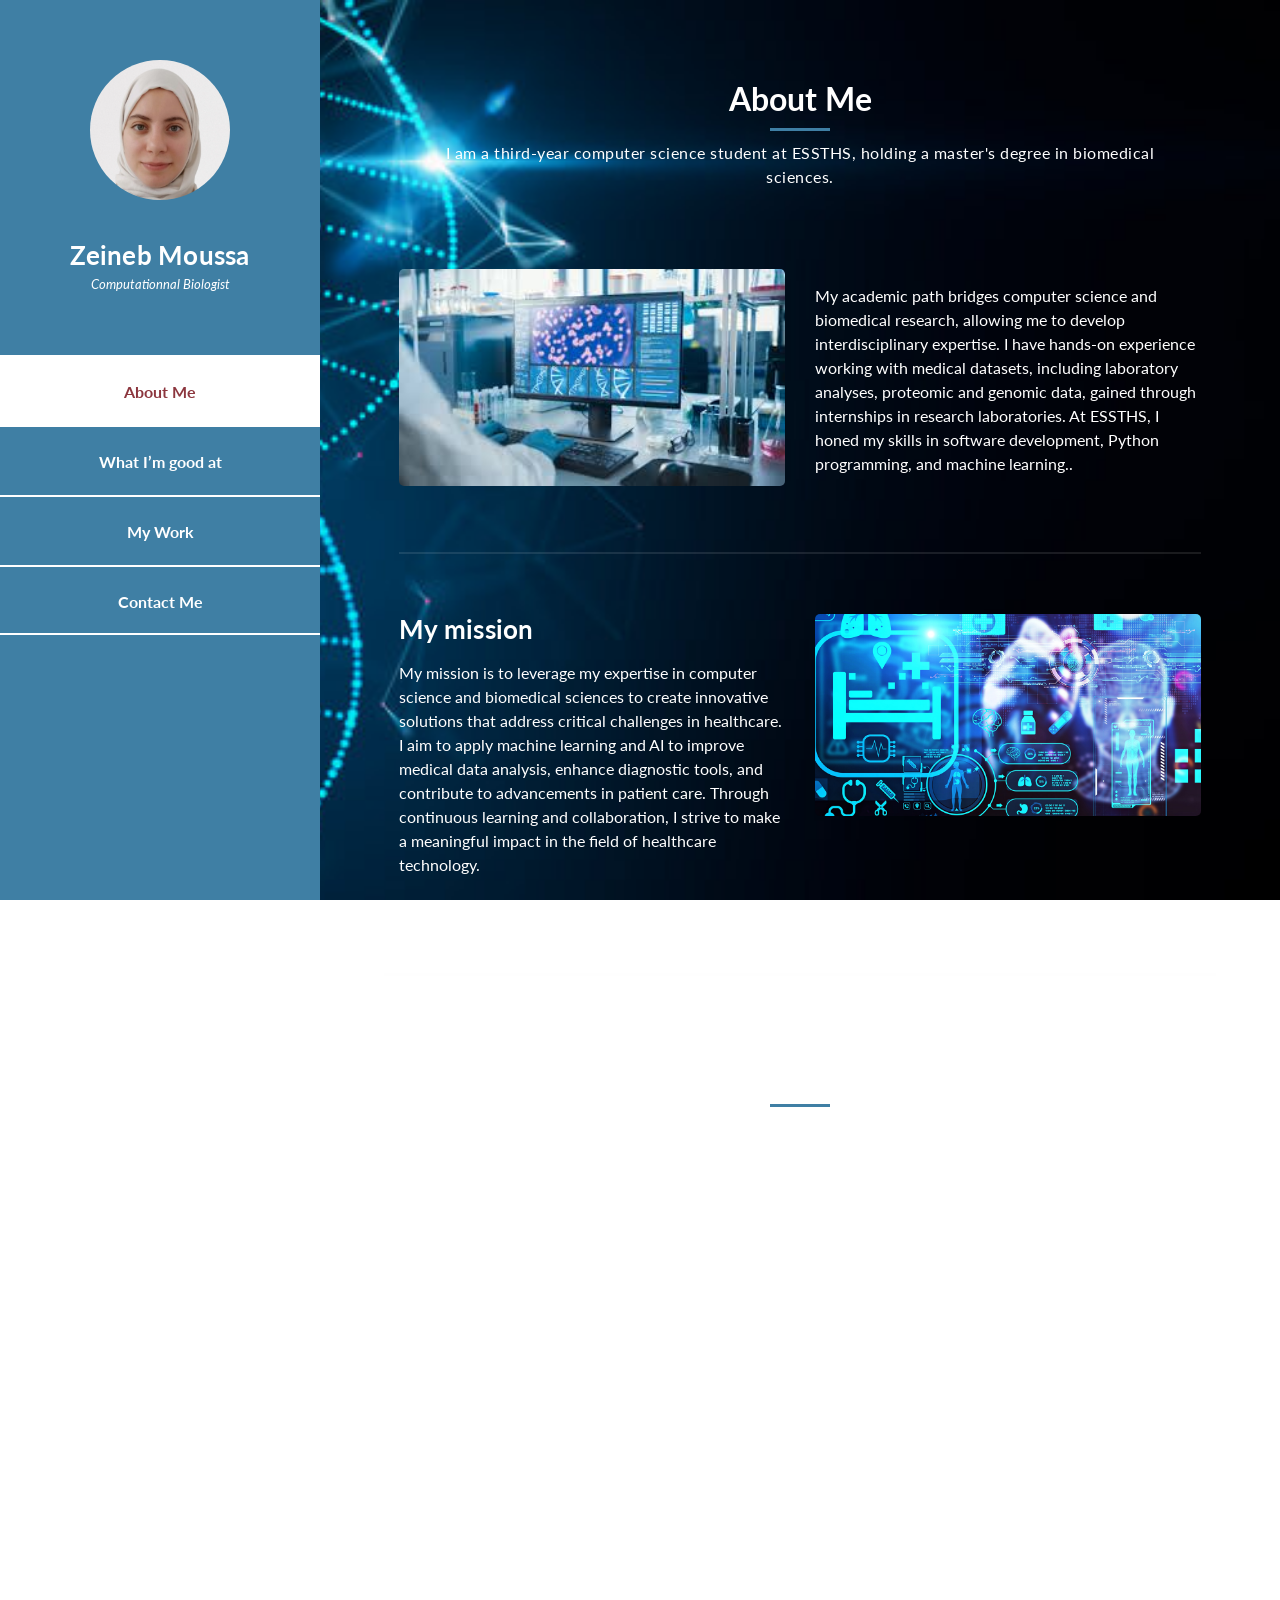
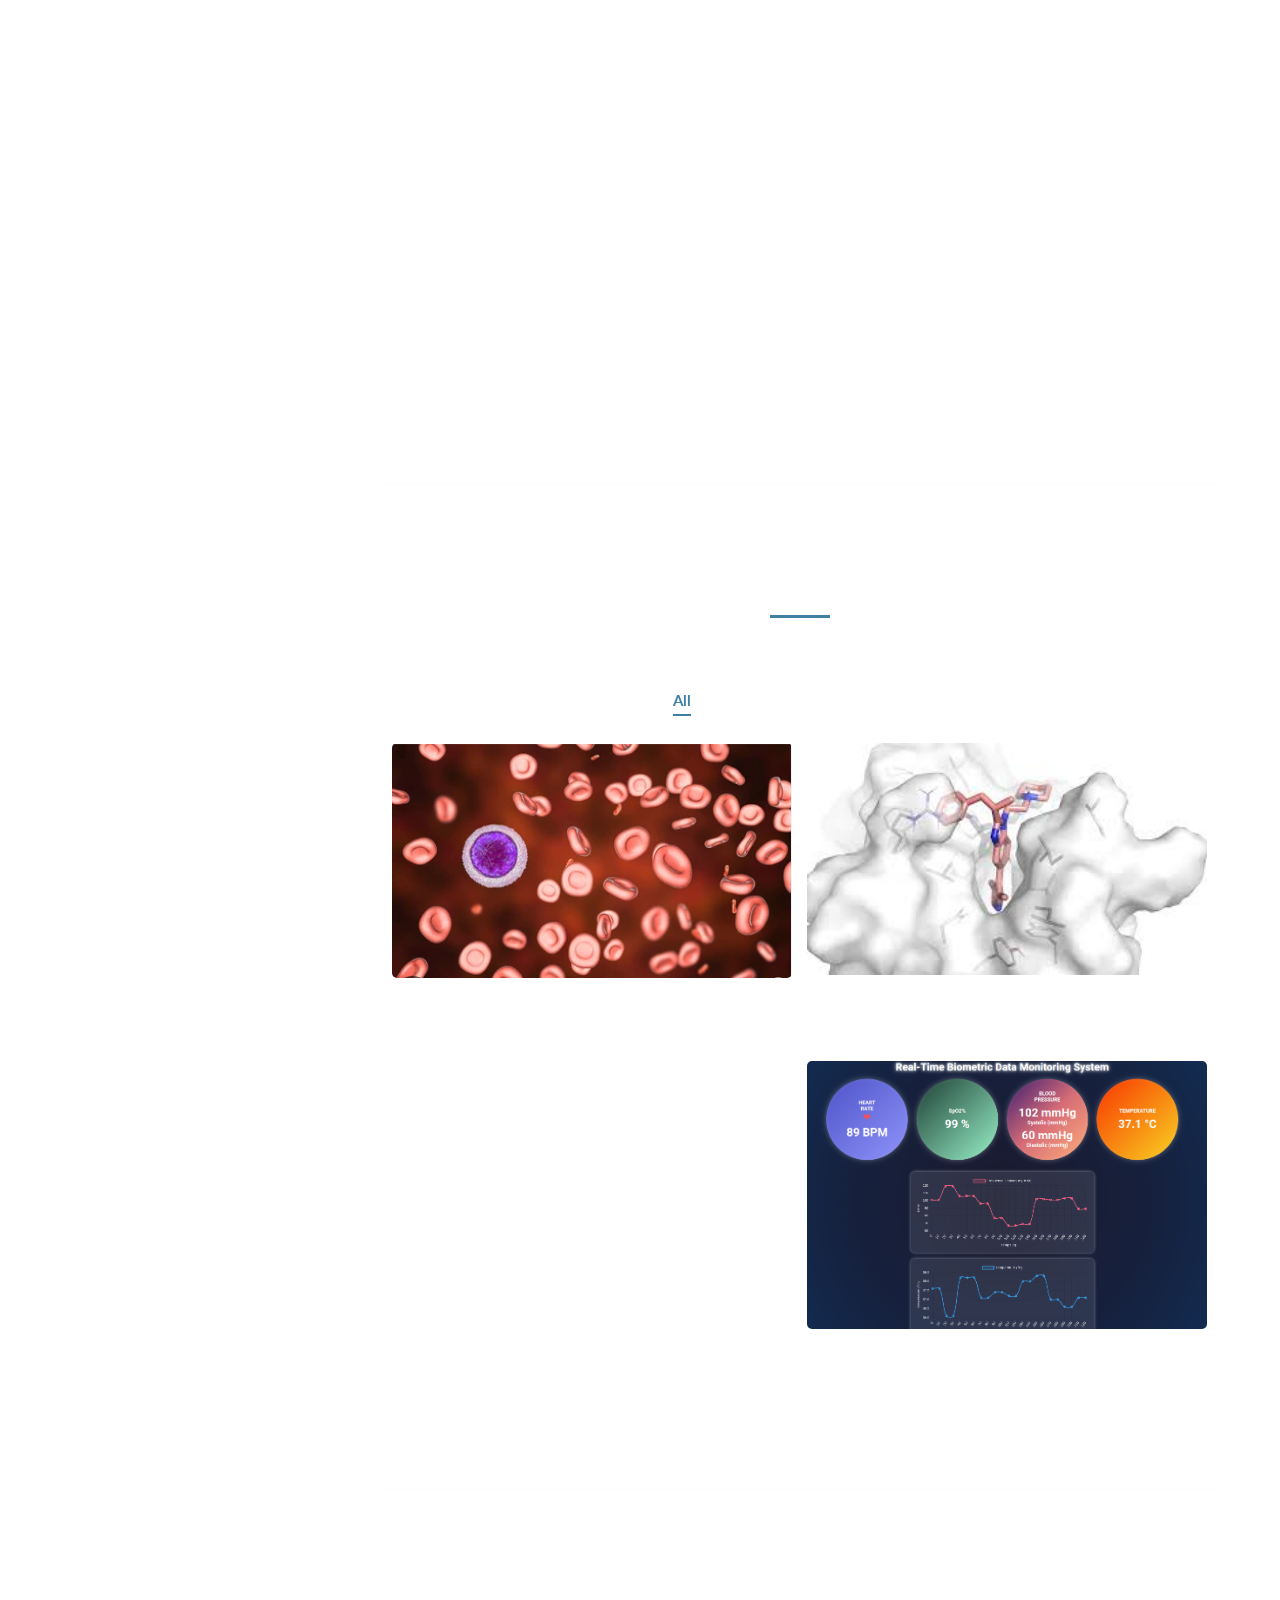
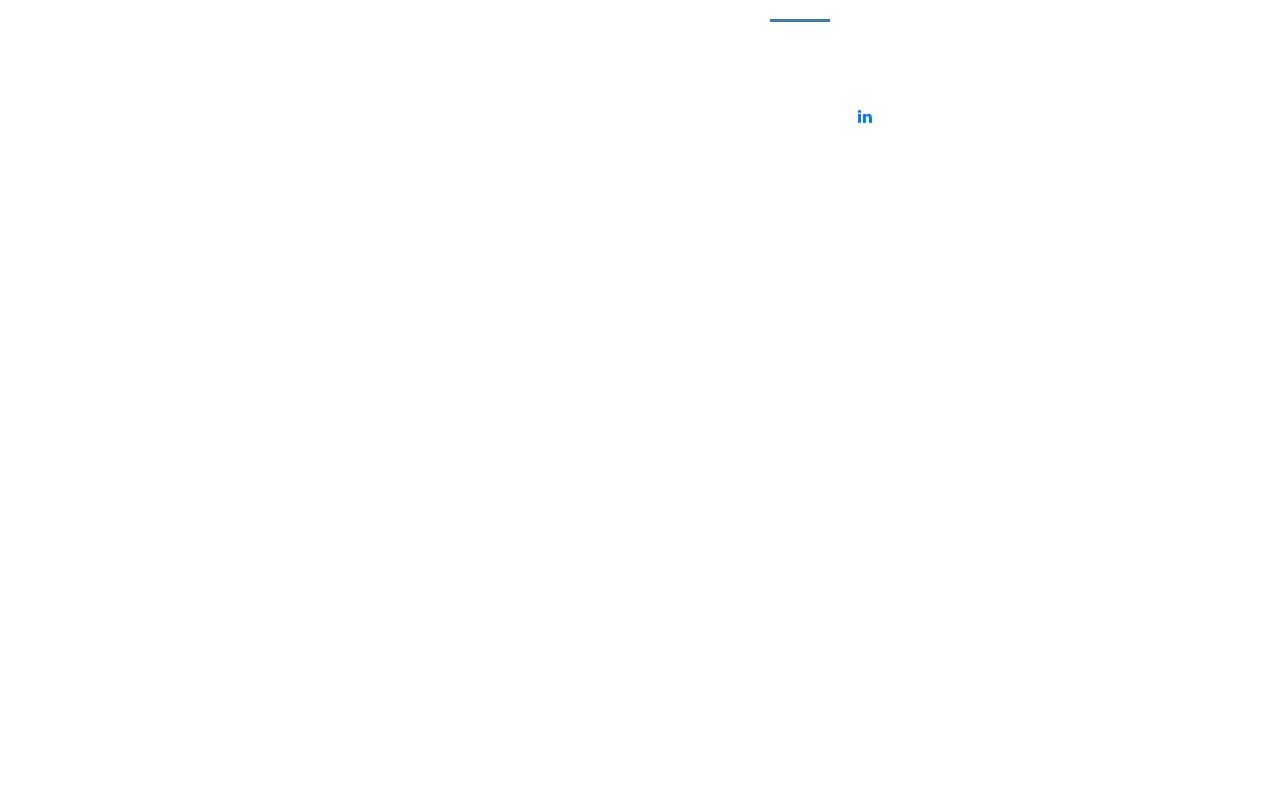
<file: index.html>
<!DOCTYPE html>
<html lang="en">
  <head>
    <meta charset="utf-8" />
    <meta
      name="viewport"
      content="width=device-width, initial-scale=1, shrink-to-fit=no"
    />
    <meta name="description" content="" />
    <meta name="author" content="" />
    <link
      href="https://fonts.googleapis.com/css?family=Lato:100,300,400,700,900"
      rel="stylesheet"
    />

    <title>Zeineb Moussa</title>

    <!-- Bootstrap core CSS -->
    <link href="vendor/bootstrap/css/bootstrap.min.css" rel="stylesheet" />

    <!-- Additional CSS Files -->
    <link rel="stylesheet" href="assets/css/fontawesome.css" />
    <link rel="stylesheet" href="assets/css/templatemo-style.css" />
    <link rel="stylesheet" href="assets/css/owl.css" />
    <link rel="stylesheet" href="assets/css/lightbox.css" />
  </head>

  <body>
    <div id="page-wraper">
      <!-- Sidebar Menu -->
      <div class="responsive-nav">
        <i class="fa fa-bars" id="menu-toggle"></i>
        <div id="menu" class="menu">
          <i class="fa fa-times" id="menu-close"></i>
          <div class="container">
            <div class="image">
              <a href="#"><img src="assets/images/photo.png" alt="" /></a>
            </div>
            <div class="author-content">
              <h4>Zeineb Moussa</h4>
              <span>Computationnal Biologist</span>
            </div>
            <nav class="main-nav" role="navigation">
              <ul class="main-menu">
                <li><a href="#section1">About Me</a></li>
                <li><a href="#section2">What I’m good at</a></li>
                <li><a href="#section3">My Work</a></li>
                <li><a href="#section4">Contact Me</a></li>
              </ul>
            </nav>
            
          </div>
        </div>
      </div>

      <section class="section about-me" data-section="section1">
        <div class="container">
          <div class="section-heading">
            <h2>About Me</h2>
            <div class="line-dec"></div>
            <span>I am a third-year computer science student at ESSTHS, holding a master's degree in biomedical sciences.</span
            >
          </div>
          <div class="left-image-post">
            <div class="row">
              <div class="col-md-6">
                <div class="left-image">
                  <img src="assets/images/left-image.jpeg" alt="" />
                </div>
              </div>
              <div class="col-md-6">
                <div class="right-text">
                  <p>
                    My academic path bridges computer science and biomedical research, allowing me to develop interdisciplinary expertise. 
                    I have hands-on experience working with medical datasets, including laboratory analyses, proteomic and genomic data,
                     gained through internships in research laboratories. 
                     At ESSTHS, I honed my skills in software development, Python programming, and machine learning..
                  </p>
                  
                </div>
              </div>
            </div>
          </div>
          <div class="right-image-post">
            <div class="row">
              <div class="col-md-6">
                <div class="left-text">
                  <h4>My mission</h4>
                  <p>
                    My mission is to leverage my expertise in computer science and biomedical sciences to create innovative solutions 
                    that address critical challenges in healthcare. 
                    I aim to apply machine learning and AI to improve medical data analysis, enhance diagnostic tools, and contribute 
                    to advancements in patient care. 
                    Through continuous learning and collaboration, I strive to make a meaningful impact in the field of 
                    healthcare technology.
                  </p>
                </div>
              </div>
              <div class="col-md-6">
                <div class="right-image">
                  <img src="assets/images/image3.jpg" alt="" />
                </div>
              </div>
            </div>
          </div>
        </div>
      </section>

      <section class="section my-services" data-section="section2">
        <div class="container">
          <div class="section-heading">
            <h2>What I’m good at?</h2>
            <div class="line-dec"></div>
            <span
              ></span
            >
          </div>
          <div class="row">
            <div class="col-md-6">
              <div class="service-item">
                <div class="first-service-icon service-icon"></div>
                <h4>Medical Biology</h4>
                <p>
                  - Pre-analytical and post-analytical management of biological samples.<br>
		  - Preparation of materials and reagents for analyses.<br>
		  - Performing requested analyses with precision
                </p>
              </div>
            </div>
            <div class="col-md-6">
              <div class="service-item">
                <div class="third-service-icon service-icon"></div>
                <h4>Bioinformatics</h4>
                <p>
                - Expertise in molecular modeling<br>
                - Molecular docking<br>
                - Virtual screening.<br>
		<br>
		<br>
		<br>

                </p>
              </div>
            </div>
            <div class="col-md-6">
              <div class="service-item">
                <div class="second-service-icon service-icon"></div>
                <h4>Software Development</h4>
                <p>
                  - Design and development of software applications.<br>
                  - Database design and management.<br>
                  - Object-oriented programming and web development.
                </p>
              </div>
            </div>
            <div class="col-md-6">
              <div class="service-item">
                <div class="fourth-service-icon service-icon"></div>
                <h4>Machine Learning</h4>
                <p>
                - Strong knowledge of supervised and unsupervised learning concepts.<br>
                - Passionate about exploring and applying machine learning techniques to solve real-world challenges.  
                </p>
              </div>
            </div>
          </div>
        </div>
      </section>

      <section class="section my-work" data-section="section3">
        <div class="container">
          <div class="section-heading">
            <h2>My Work</h2>
            <div class="line-dec"></div>
            <span
              > </span
            >
          </div>
          <div class="row">
            <div class="isotope-wrapper">
              <form class="isotope-toolbar">
                <label
                  ><input
                    type="radio"
                    data-type="*"
                    checked=""
                    name="isotope-filter"
                  />
                  <span>all</span></label
                >
                <label
                  ><input
                    type="radio"
                    data-type="Biology"
                    name="isotope-filter"
                  />
                  <span>Biology</span>
                </label>
               
                
                <label
                  ><input
                    type="radio"
                    data-type="Bioinformatics"
                    name="isotope-filter"
                  />
                  <span>Bioinformatics</span>
                </label>
               
                <label
                  ><input
                    type="radio"
                    data-type="IT"
                    name="isotope-filter"
                  />
                  <span>IT</span></label
                >
              </form>
              <div class="isotope-box">
                <div class="isotope-item" data-type="Biology">
                  <figure class="snip1321">
                    <img
                      src="assets/images/anemia2.png"
                      alt="sq-sample26"
                    />
                    <figcaption>
                      <a
                        href="assets/images/bio.png"
                        data-lightbox="image"
                        data-title="Caption"
                        ><i class="fa fa-search"></i
                      ></a>
                      <h4>Biology Graduation Project 2015</h4>
                      <span>The value of different red cell parameters in the diagnosis of microcytic hypochromic anaemia</span>
                    </figcaption>
                  </figure>
                </div>

                <div class="isotope-item" data-type="Bioinformatics">
                  <figure class="snip1321">
                    <img
                      src="assets/images/docking2.jpeg"
                      alt="sq-sample26"
                    />
                    <figcaption>
                      <a
                        href="assets/images/bioinfo.png"
                        data-lightbox="image"
                        data-title="Caption"
                        ><i class="fa fa-search"></i
                      ></a>
                      <h4>Master 2018</h4>
                      <span>Drug repurposing towards the identification of novel anti-Leishmania
                       molecules targeting the Methylthioadenosine phosphorylase</span>
                    </figcaption>
                  </figure>
                </div>

                <div class="isotope-item" data-type="IT">
                  <figure class="snip1321">
                    <img
                      src="assets/images/biometric_data.png"
                      alt="sq-sample26"
                    />
                    <figcaption>
                      <a
                        href="assets/images/iot.png"
                        data-lightbox="image"
                        data-title="Caption"
                        ><i class="fa fa-search"></i
                      ></a>
                      <h4>IOT project  oct 2024</h4>
                      <span>Real-Time Biometric Data Monitoring System</span>
                    </figcaption>
                  </figure>
                </div>

                

              </div>
            </div>
          </div>
        </div>
      </section>

      <section class="section contact-me" data-section="section4">
	    <div class="container">
		<div class="section-heading">
		    <h2>Contact Me</h2>
		    <div class="line-dec"></div>
		    <span>Feel free to contact me via email at <strong>moussa.zeineb1@gmail.com</strong><br><br></span>
		    <span>Or connect with me on LinkedIn:</span>
		    <div class="social-network">
		        <ul class="soial-icons">
		            <li>

		                <a href="https://www.linkedin.com/in/zeineb-moussa-b8612531a/" target="_blank">
		                    <span style="margin-left: 8px;">LinkedIn Profile</span>
		                    <i class="fa fa-linkedin"></i>
		                    
		                </a>
		            </li>
		        </ul>
		    </div>
		</div>
	    </div>
	</section>

          
          
        </div>
      </section>
    </div>

    <!-- Scripts -->
    <!-- Bootstrap core JavaScript -->
    <script src="vendor/jquery/jquery.min.js"></script>
    <script src="vendor/bootstrap/js/bootstrap.bundle.min.js"></script>

    <script src="assets/js/isotope.min.js"></script>
    <script src="assets/js/owl-carousel.js"></script>
    <script src="assets/js/lightbox.js"></script>
    <script src="assets/js/custom.js"></script>
    <script>
      //according to loftblog tut
      $(".main-menu li:first").addClass("active");

      var showSection = function showSection(section, isAnimate) {
        var direction = section.replace(/#/, ""),
          reqSection = $(".section").filter(
            '[data-section="' + direction + '"]'
          ),
          reqSectionPos = reqSection.offset().top - 0;

        if (isAnimate) {
          $("body, html").animate(
            {
              scrollTop: reqSectionPos
            },
            800
          );
        } else {
          $("body, html").scrollTop(reqSectionPos);
        }
      };

      var checkSection = function checkSection() {
        $(".section").each(function() {
          var $this = $(this),
            topEdge = $this.offset().top - 80,
            bottomEdge = topEdge + $this.height(),
            wScroll = $(window).scrollTop();
          if (topEdge < wScroll && bottomEdge > wScroll) {
            var currentId = $this.data("section"),
              reqLink = $("a").filter("[href*=\\#" + currentId + "]");
            reqLink
              .closest("li")
              .addClass("active")
              .siblings()
              .removeClass("active");
          }
        });
      };

      $(".main-menu").on("click", "a", function(e) {
        e.preventDefault();
        showSection($(this).attr("href"), true);
      });

      $(window).scroll(function() {
        checkSection();
      });
    </script>
  </body>
</html>
</file>
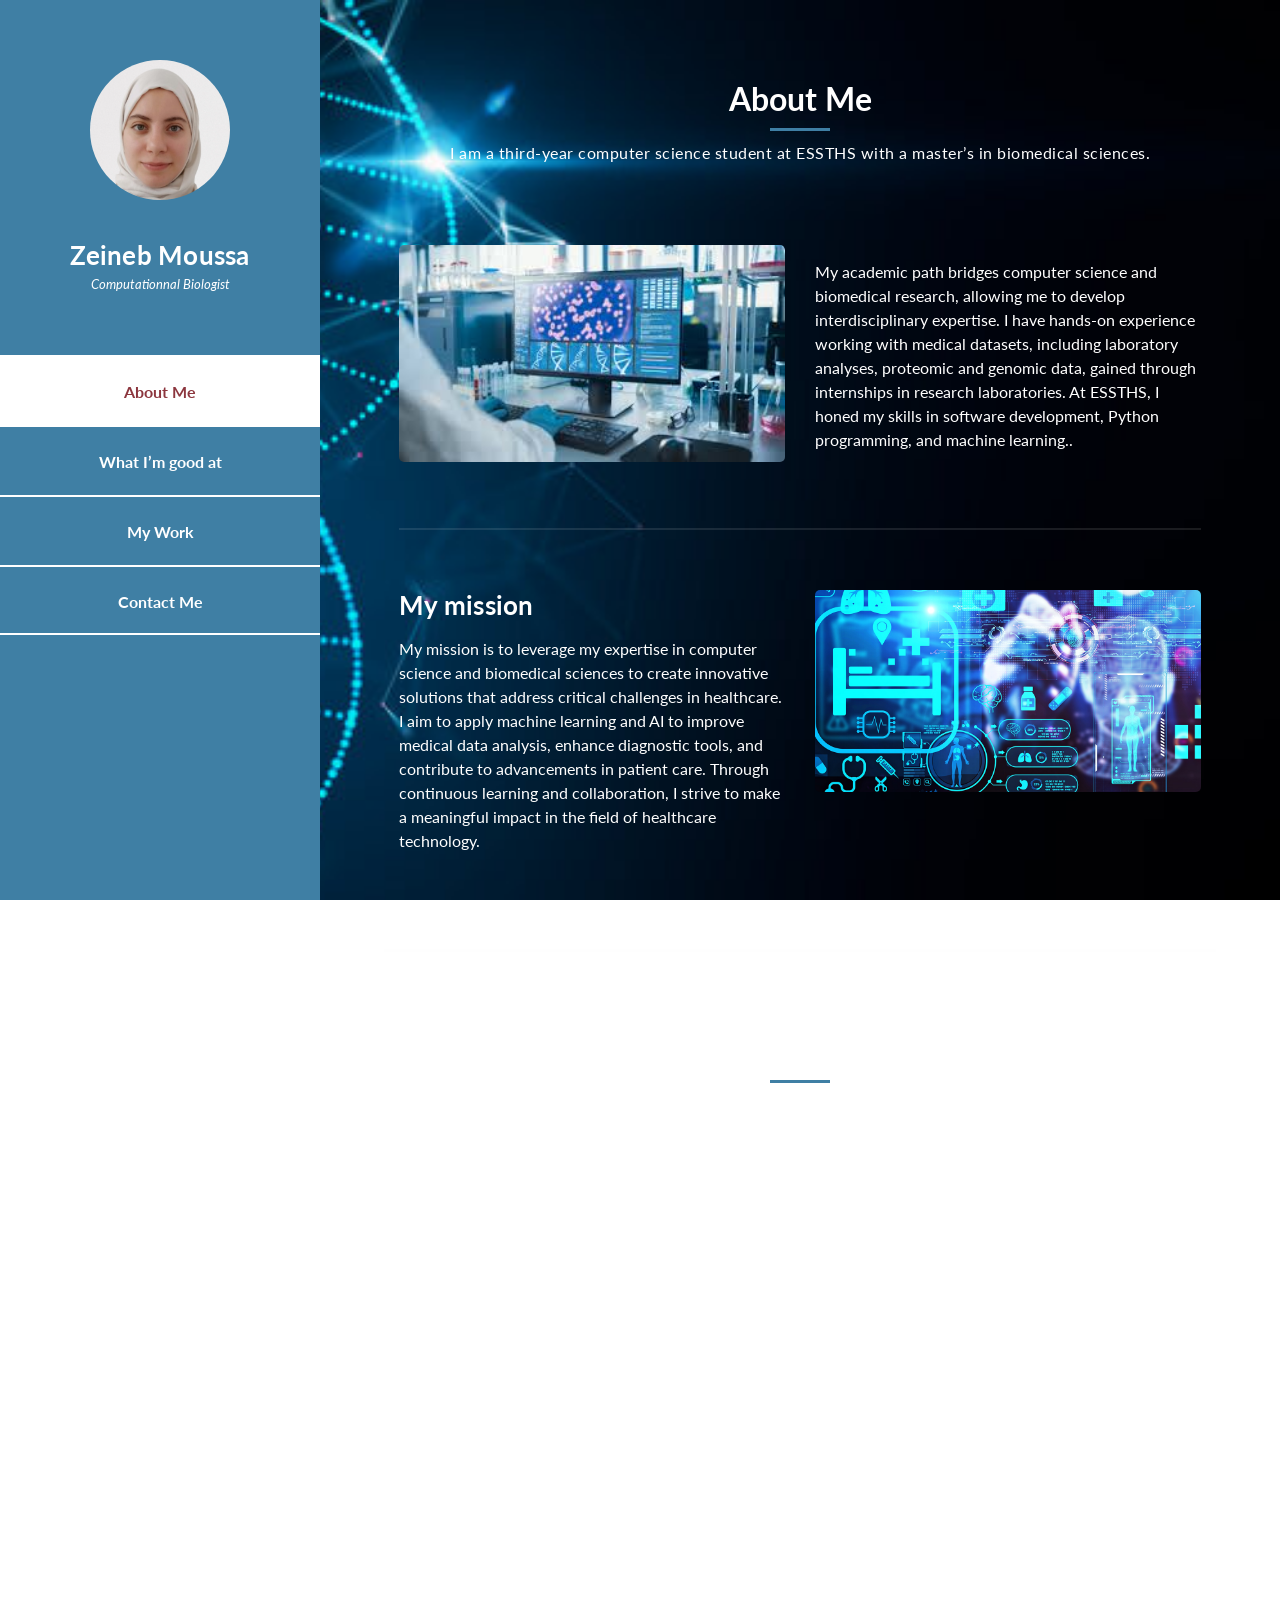
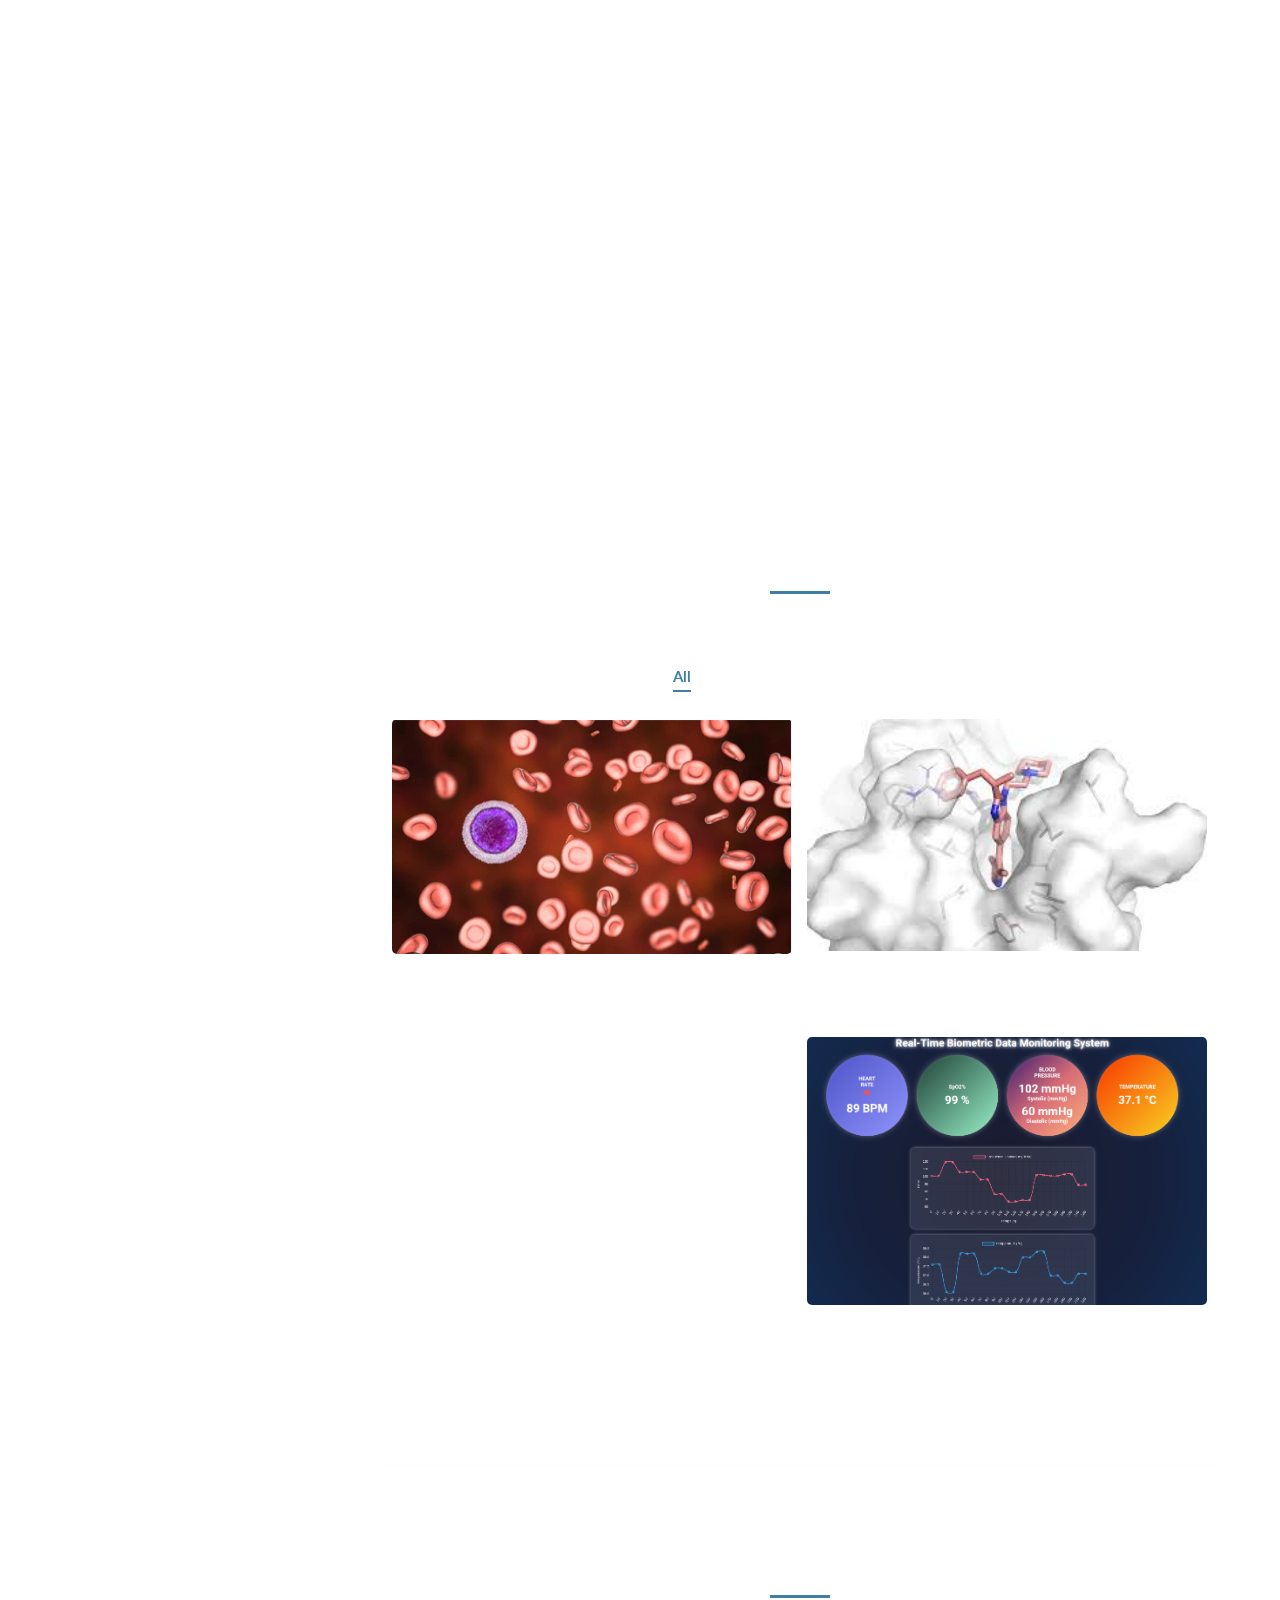
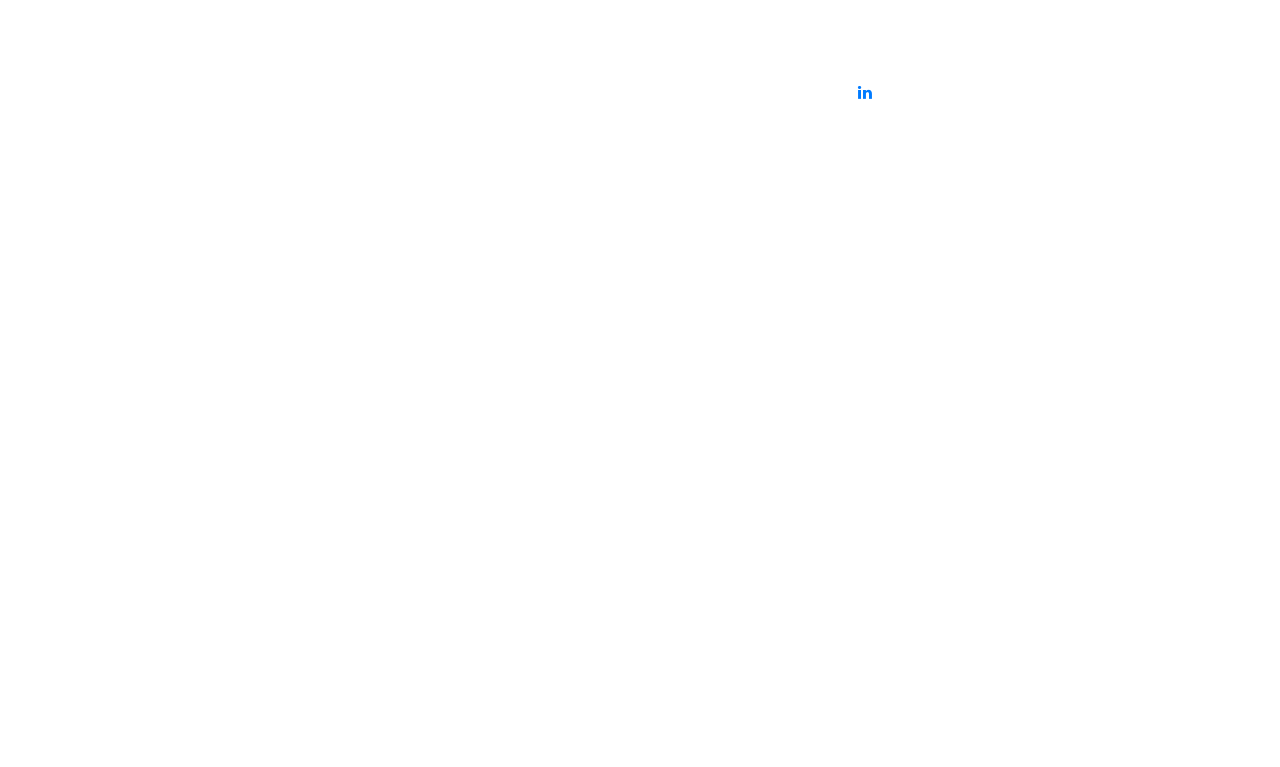
<file: Zeineb_Moussa.html>
<!DOCTYPE html>
<html lang="en">
  <head>
    <meta charset="utf-8" />
    <meta
      name="viewport"
      content="width=device-width, initial-scale=1, shrink-to-fit=no"
    />
    <meta name="description" content="" />
    <meta name="author" content="" />
    <link
      href="https://fonts.googleapis.com/css?family=Lato:100,300,400,700,900"
      rel="stylesheet"
    />

    <title>Reflux HTML CSS Template</title>
<!--
Reflux Template
https://templatemo.com/tm-531-reflux
-->
    <!-- Bootstrap core CSS -->
    <link href="vendor/bootstrap/css/bootstrap.min.css" rel="stylesheet" />

    <!-- Additional CSS Files -->
    <link rel="stylesheet" href="assets/css/fontawesome.css" />
    <link rel="stylesheet" href="assets/css/templatemo-style.css" />
    <link rel="stylesheet" href="assets/css/owl.css" />
    <link rel="stylesheet" href="assets/css/lightbox.css" />
  </head>

  <body>
    <div id="page-wraper">
      <!-- Sidebar Menu -->
      <div class="responsive-nav">
        <i class="fa fa-bars" id="menu-toggle"></i>
        <div id="menu" class="menu">
          <i class="fa fa-times" id="menu-close"></i>
          <div class="container">
            <div class="image">
              <a href="#"><img src="assets/images/photo.png" alt="" /></a>
            </div>
            <div class="author-content">
              <h4>Zeineb Moussa</h4>
              <span>Computationnal Biologist</span>
            </div>
            <nav class="main-nav" role="navigation">
              <ul class="main-menu">
                <li><a href="#section1">About Me</a></li>
                <li><a href="#section2">What I’m good at</a></li>
                <li><a href="#section3">My Work</a></li>
                <li><a href="#section4">Contact Me</a></li>
              </ul>
            </nav>
            
          </div>
        </div>
      </div>

      <section class="section about-me" data-section="section1">
        <div class="container">
          <div class="section-heading">
            <h2>About Me</h2>
            <div class="line-dec"></div>
            <span>I am a third-year computer science student at ESSTHS with a master’s in biomedical sciences.</span
            >
          </div>
          <div class="left-image-post">
            <div class="row">
              <div class="col-md-6">
                <div class="left-image">
                  <img src="assets/images/left-image.jpeg" alt="" />
                </div>
              </div>
              <div class="col-md-6">
                <div class="right-text">
                  <p>
                    My academic path bridges computer science and biomedical research, allowing me to develop interdisciplinary expertise. 
                    I have hands-on experience working with medical datasets, including laboratory analyses, proteomic and genomic data,
                     gained through internships in research laboratories. 
                     At ESSTHS, I honed my skills in software development, Python programming, and machine learning..
                  </p>
                  
                </div>
              </div>
            </div>
          </div>
          <div class="right-image-post">
            <div class="row">
              <div class="col-md-6">
                <div class="left-text">
                  <h4>My mission</h4>
                  <p>
                    My mission is to leverage my expertise in computer science and biomedical sciences to create innovative solutions 
                    that address critical challenges in healthcare. 
                    I aim to apply machine learning and AI to improve medical data analysis, enhance diagnostic tools, and contribute 
                    to advancements in patient care. 
                    Through continuous learning and collaboration, I strive to make a meaningful impact in the field of 
                    healthcare technology.
                  </p>
                </div>
              </div>
              <div class="col-md-6">
                <div class="right-image">
                  <img src="assets/images/image3.jpg" alt="" />
                </div>
              </div>
            </div>
          </div>
        </div>
      </section>

      <section class="section my-services" data-section="section2">
        <div class="container">
          <div class="section-heading">
            <h2>What I’m good at?</h2>
            <div class="line-dec"></div>
            <span
              ></span
            >
          </div>
          <div class="row">
            <div class="col-md-6">
              <div class="service-item">
                <div class="first-service-icon service-icon"></div>
                <h4>Medical Biology</h4>
                <p>
                  - Pre-analytical and post-analytical management of biological samples.<br>
		  - Preparation of materials and reagents for analyses.<br>
		  - Performing requested analyses with precision
                </p>
              </div>
            </div>
            <div class="col-md-6">
              <div class="service-item">
                <div class="third-service-icon service-icon"></div>
                <h4>Bioinformatics</h4>
                <p>
                - Expertise in molecular modeling<br>
                - Molecular docking<br>
                - Virtual screening.<br>
		<br>
		<br>
		<br>

                </p>
              </div>
            </div>
            <div class="col-md-6">
              <div class="service-item">
                <div class="second-service-icon service-icon"></div>
                <h4>Software Development</h4>
                <p>
                  - Design and development of software applications.<br>
                  - Database design and management.<br>
                  - Object-oriented programming and web development.
                </p>
              </div>
            </div>
            <div class="col-md-6">
              <div class="service-item">
                <div class="fourth-service-icon service-icon"></div>
                <h4>Machine Learning</h4>
                <p>
                - Strong knowledge of supervised and unsupervised learning concepts.<br>
                - Passionate about exploring and applying machine learning techniques to solve real-world challenges.  
                </p>
              </div>
            </div>
          </div>
        </div>
      </section>

      <section class="section my-work" data-section="section3">
        <div class="container">
          <div class="section-heading">
            <h2>My Work</h2>
            <div class="line-dec"></div>
            <span
              > </span
            >
          </div>
          <div class="row">
            <div class="isotope-wrapper">
              <form class="isotope-toolbar">
                <label
                  ><input
                    type="radio"
                    data-type="*"
                    checked=""
                    name="isotope-filter"
                  />
                  <span>all</span></label
                >
                <label
                  ><input
                    type="radio"
                    data-type="Biology"
                    name="isotope-filter"
                  />
                  <span>Biology</span>
                </label>
               
                
                <label
                  ><input
                    type="radio"
                    data-type="Bioinformatics"
                    name="isotope-filter"
                  />
                  <span>Bioinformatics</span>
                </label>
               
                <label
                  ><input
                    type="radio"
                    data-type="IT"
                    name="isotope-filter"
                  />
                  <span>IT</span></label
                >
              </form>
              <div class="isotope-box">
                <div class="isotope-item" data-type="Biology">
                  <figure class="snip1321">
                    <img
                      src="assets/images/anemia2.png"
                      alt="sq-sample26"
                    />
                    <figcaption>
                      <a
                        href="assets/images/bio.png"
                        data-lightbox="image"
                        data-title="Caption"
                        ><i class="fa fa-search"></i
                      ></a>
                      <h4>Biology Graduation Project 2015</h4>
                      <span>The value of different red cell parameters in the diagnosis of microcytic hypochromic anaemia</span>
                    </figcaption>
                  </figure>
                </div>

                <div class="isotope-item" data-type="Bioinformatics">
                  <figure class="snip1321">
                    <img
                      src="assets/images/docking2.jpeg"
                      alt="sq-sample26"
                    />
                    <figcaption>
                      <a
                        href="assets/images/bioinfo.png"
                        data-lightbox="image"
                        data-title="Caption"
                        ><i class="fa fa-search"></i
                      ></a>
                      <h4>Master 2018</h4>
                      <span>Drug repurposing towards the identification of novel anti-Leishmania
                       molecules targeting the Methylthioadenosine phosphorylase</span>
                    </figcaption>
                  </figure>
                </div>

                <div class="isotope-item" data-type="IT">
                  <figure class="snip1321">
                    <img
                      src="assets/images/biometric_data.png"
                      alt="sq-sample26"
                    />
                    <figcaption>
                      <a
                        href="assets/images/iot.png"
                        data-lightbox="image"
                        data-title="Caption"
                        ><i class="fa fa-search"></i
                      ></a>
                      <h4>IOT project  oct 2024</h4>
                      <span>Real-Time Biometric Data Monitoring System</span>
                    </figcaption>
                  </figure>
                </div>

                

              </div>
            </div>
          </div>
        </div>
      </section>

      <section class="section contact-me" data-section="section4">
	    <div class="container">
		<div class="section-heading">
		    <h2>Contact Me</h2>
		    <div class="line-dec"></div>
		    <span>Feel free to contact me via email at <strong>moussa.zeineb1@gmail.com</strong><br><br></span>
		    <span>Or connect with me on LinkedIn:</span>
		    <div class="social-network">
		        <ul class="soial-icons">
		            <li>

		                <a href="https://www.linkedin.com/in/zeineb-moussa-b8612531a/" target="_blank">
		                    <span style="margin-left: 8px;">LinkedIn Profile</span>
		                    <i class="fa fa-linkedin"></i>
		                    
		                </a>
		            </li>
		        </ul>
		    </div>
		</div>
	    </div>
	</section>

          
          
        </div>
      </section>
    </div>

    <!-- Scripts -->
    <!-- Bootstrap core JavaScript -->
    <script src="vendor/jquery/jquery.min.js"></script>
    <script src="vendor/bootstrap/js/bootstrap.bundle.min.js"></script>

    <script src="assets/js/isotope.min.js"></script>
    <script src="assets/js/owl-carousel.js"></script>
    <script src="assets/js/lightbox.js"></script>
    <script src="assets/js/custom.js"></script>
    <script>
      //according to loftblog tut
      $(".main-menu li:first").addClass("active");

      var showSection = function showSection(section, isAnimate) {
        var direction = section.replace(/#/, ""),
          reqSection = $(".section").filter(
            '[data-section="' + direction + '"]'
          ),
          reqSectionPos = reqSection.offset().top - 0;

        if (isAnimate) {
          $("body, html").animate(
            {
              scrollTop: reqSectionPos
            },
            800
          );
        } else {
          $("body, html").scrollTop(reqSectionPos);
        }
      };

      var checkSection = function checkSection() {
        $(".section").each(function() {
          var $this = $(this),
            topEdge = $this.offset().top - 80,
            bottomEdge = topEdge + $this.height(),
            wScroll = $(window).scrollTop();
          if (topEdge < wScroll && bottomEdge > wScroll) {
            var currentId = $this.data("section"),
              reqLink = $("a").filter("[href*=\\#" + currentId + "]");
            reqLink
              .closest("li")
              .addClass("active")
              .siblings()
              .removeClass("active");
          }
        });
      };

      $(".main-menu").on("click", "a", function(e) {
        e.preventDefault();
        showSection($(this).attr("href"), true);
      });

      $(window).scroll(function() {
        checkSection();
      });
    </script>
  </body>
</html>
</file>
<file: assets/css/templatemo-style.css>
@import url(fontawesome.css);
@import url("https://fonts.googleapis.com/css?family=Lato:100,300,400,700,900");
body {
    font-family: 'Lato', sans-serif;
}

#page-wraper {
    background: url(../images/back2.jpg) no-repeat center center fixed;
    -webkit-background-size: cover;
    -moz-background-size: cover;
    -o-background-size: cover;
    background-size: cover;
    width: 100%;
}


/* Basic */

body {
    overflow-x: hidden;
}

input,
select,
textarea {
    outline: none;
}

a,
a:hover {
    text-decoration: none;
}

p {
    font-size: 16px;
    line-height: 24px;
    color: #fff;
}

h4 {
    font-size: 26px;
    font-weight: 700;
    color: #fff;
    letter-spacing: 0.25px;
}

img {
    width: 100%;
    overflow: hidden;
}

ul {
    padding: 0;
    margin: 0;
    list-style: none;
}

ul li {
    display: inline-block;
}

html {
    -webkit-box-sizing: border-box;
    -moz-box-sizing: border-box;
    box-sizing: border-box;
}

*,
*:before,
*:after {
    -webkit-box-sizing: inherit;
    -moz-box-sizing: inherit;
    box-sizing: inherit;
}

.clearfix {
    zoom: 1;
}

.clearfix:before,
.clearfix:after {
    content: "";
    display: table;
}

.clearfix:after {
    clear: both;
}

.container {
    margin: 0 auto;
}

.main-nav {
    text-align: center;
}

.main-nav li:last-child a {
    border-bottom: 2px solid #fff;
}

.main-nav li {
    display: block;
}

.main-nav li a {
    height: 70px;
    line-height: 70px;
    display: inline-block;
    font-size: 16px;
    font-weight: 700;
    color: #fff;
    width: 100%;
    transition: all 0.5s;
    border-top: 2px solid #fff;
}

.main-nav li:hover a,
.main-nav li.active a {
    background: #fff;
    color: #8c363e;
}

/* Sidebar Menu */

.menu .image {
    margin-top: 60px;
}

.menu .image img {
    width: 140px;
    height: 140px;
    border-radius: 50%;
    text-align: center;
}

.menu .author-content {
    margin: 40px 0px 60px 0px;
}

.menu .author-content h4 {
    margin-bottom: 0px;
}

.menu .author-content span {
    font-size: 13px;
    font-style: italic;
    color: #fff;
}

.menu .social-network {
    margin-top: 60px;
}

.menu .social-network ul li {
    margin: 0 3px;
}

.menu .social-network ul li a {
    width: 40px;
    height: 40px;
    display: inline-block;
    text-align: center;
    line-height: 40px;
    background-color: rgba(0, 0, 0, 0.2);
    color: #fff;
    font-size: 14px;
    transition: all 0.5s;
}

.menu .social-network ul li a:hover {
    background-color: #fff;
    color: #3f7fa4;
}

.menu .copyright-text {
    position: relative;
    margin-top: 60px;
}

.menu .copyright-text p {
    border-top: 1px solid rgba(250, 250, 250, 0.1);
    display: inline-block;
    width: 100%;
    padding-left: 30px;
    padding-right: 30px;
    padding-top: 30px;
    font-size: 13px;
}

.menu:before,
.menu:after {
    content: "";
    display: table;
}

.menu:after {
    clear: both;
}

.menu a {
    text-decoration: none;
    color: inherit;
}

.menu {
    text-align: center;
}

.menu::-webkit-scrollbar {
    display: none;
}

.menu {
    left: 10%;
  -webkit-transition: -webkit-transform 233ms cubic-bezier(0, 0, 0.21, 1);
  -webkit-overflow-scrolling: touch;
  background-color: #3f7fa4;
  box-sizing: border-box;
  height: 100vh;  
  max-height: 100vh !important;
  max-width: 80vw !important;
  min-width: 45px !important;
  outline: none;
  overflow-x: hidden !important;
  overflow-y: auto !important;
  padding: 0;
  position: fixed !important;
  top: calc(0px);  
  width: 20%;
  will-change: transform;
  z-index: 9999 !important;
}

.menu-toggle {
  color: #fff;
  cursor: pointer;
  font-size: 25px;
  position: fixed;
  right: 25px;
  top: 25px;
}

#menu-toggle {
    z-index: 999;
    cursor: pointer;
    position: fixed;
    top: 0;
    left: 0;
    color: #3f7fa4;
    background-color: #fff;
    width: 60px;
    height: 60px;
    text-align: center;
    display: inline-block;
    line-height: 60px;
}

.menu-close {
  cursor: pointer;
}

#menu-close {
    cursor: pointer;
    text-align: right;
    color: #3f7fa4;
    background-color: #fff;
    width: 100%;
    height: 60px;
    text-align: center;
    display: inline-block;
    line-height: 60px;
}


/* Section */

.section {
    color: #fff;
    width: 55%;
    right: 10%;
    left: 35%;
    position: relative;
    min-height: 100vh;
    padding-bottom: 80px;
    border-bottom: 3px solid rgba(250, 250, 250, 0.25);
}

.section-heading {
    text-align: center;
    padding: 80px 45px;
}

.section-heading h2 {
    font-size: 32px;
    font-weight: 700;
    color: #fff;
}

.section-heading .line-dec {
    width: 60px;
    height: 3px;
    background-color: #3f7fa4;
    margin: 10px auto;
}

.section-heading span {
    margin-top: 5px;
    font-size: 16px;
    color: #fff;
    letter-spacing: 0.5px;
}


/* Buttons */

.white-button a {
    display: inline-block;
    padding: 12px 20px;
    background-color: #fff;
    color: #3f7fa4;
    font-size: 13px;
    font-weight: 800;
    letter-spacing: 0.5px;
    text-transform: uppercase;
    transition: all 0.5s;
}

.white-button a:hover {
    background-color: #3f7fa4;
    color: #fff;
}

button {
    display: inline-block;
    padding: 10px 20px;
    background-color: #fff;
    color: #3f7fa4;
    font-size: 12px;
    font-weight: 800;
    letter-spacing: 0.5px;
    text-transform: uppercase;
    transition: all 0.5s;
    border: none;
    outline: none;
    cursor: pointer;
}

button:hover {
    outline: none;
    background-color: #3f7fa4;
    color: #fff;
}


/* Left & Right Post */

.right-image-post {
    margin-top: 60px;
    padding-top: 60px;
    border-top: 2px solid rgba(250, 250, 250, 0.1);
}

.left-image img,
.right-image img {
    border-radius: 5px;
}

.right-image-post h4,
.left-image-post h4 {
    margin-top: 30px;
}

.right-image-post p,
.left-image-post p {
    margin-top: 20px;
}

.right-image-post .white-button,
.left-image-post .white-button {
    margin-top: 30px;
}


/* Services */

.my-services .col-md-6 {
    padding-left: 5px;
    padding-right: 5px;
}

.service-item {
    margin-bottom: 10px;
    padding: 50px;
    background-color: rgba(250, 250, 250, 0.1);
    transition: all 0.5s;
}

.service-item h4 {
    transition: all 0.5s;
}

.service-item p {
    transition: all 0.5s;
}

.service-item:hover {
    background-color: rgba(250, 250, 250, 1);
}

.service-item:hover h4 {
    color: #1e1e1e;
}

.service-item:hover p {
    color: #4a4a4a;
}

.service-item .service-icon {
    width: 70px;
    height: 70px;
    display: inline-block;
    margin-bottom: 30px;
    background-size: cover;
    background-repeat: no-repeat;
    transition: all 0.5s;
}

.service-item .first-service-icon {
    background-image: url(../images/first-white-icon.png);
}

.service-item:hover .first-service-icon {
    background-image: url(../images/first-main-icon.png);
}

.service-item .second-service-icon {
    background-image: url(../images/second-white-icon.png);
}

.service-item:hover .second-service-icon {
    background-image: url(../images/second-main-icon.png);
}

.service-item .third-service-icon {
    background-image: url(../images/third-white-icon.png);
}

.service-item:hover .third-service-icon {
    background-image: url(../images/third-main-icon.png);
}

.service-item .fourth-service-icon {
    background-image: url(../images/fourth-white-icon.png);
}

.service-item:hover .fourth-service-icon {
    background-image: url(../images/fourth-main-icon.png);
}


/* My Work */

section.my-work .section-heading {
    text-align: center;
    padding: 80px 45px 50px 45px;
}

.isotope-wrapper {
    position: relative;
    width: 100%;
    margin: auto;
}

.isotope-toolbar input[type="radio"] {
    display: none;
}

.isotope-toolbar span {
    text-transform: capitalize;
    display: inline-block;
    margin-right: 15px;
    padding-bottom: 3px;
    font-size: 15px;
    font-weight: 700;
    border-bottom: 2px solid transparent;
    transform: ease-in-out 0.5s;
    cursor: pointer;
}

.isotope-toolbar input[type="radio"]:checked + span {
    color: #3f7fa4;
    border-bottom: 2px solid #3f7fa4;
}

.isotope-box {
    position: relative;
    width: 100%;
}

.isotope-toolbar {
    text-align: center;
    margin: 10px;
}

.isotope-toolbar p {
    border-top: 1px solid #fff;
    padding-top: 15px;
}

.isotope-toolbar a {
    color: #fff;
}

.isotope-item {
    position: relative;
    width: 48%;
    margin: 1%;
    border-bottom: 2px solid rgba(250,250,250,0.1);
    padding-bottom: 30px;
    margin-bottom: 30px;
}

.isotope-item img {
    top: 0;
    left: 0;
    width: 100%;
    height: 100%;
    border-radius: 5px;
}

.lazyload {
    background: #f7f7f7;
}

.lazyloading {
    background: #f7f7f7 url(//afarkas.github.io/lazysizes/assets/imgs/loader.gif) no-repeat center;
    min-height: 60px;
}

figure.snip1321 {
  overflow: hidden;
  text-align: center;
  -webkit-perspective: 50em;
  perspective: 50em;
}
figure.snip1321 * {
  -webkit-box-sizing: padding-box;
  box-sizing: padding-box;
  -webkit-transition: all 0.2s ease-out;
  transition: all 0.2s ease-out;
}
figure.snip1321 figcaption {
  top: 50%;
  left: 20px;
  right: 20px;
  position: absolute;
  opacity: 0;
  z-index: 1;
}
figure.snip1321 h4 {
    margin-top: 15px;
  margin-bottom: 5px;
  color: #232323;
}
figure.snip1321 span {
    font-size: 14px;
    font-style: italic;
    display: block;
    color: #7a7a7a;
}
figure.snip1321 i {
  position: relative!important;
  font-size: 18px;
  background-color: #3f7fa4;
  width: 40px;
  height: 40px;
  display: inline-block;
  text-align: center;
  line-height: 40px;
  border-radius: 5px;
  color: #fff;
}
figure.snip1321:after {
  background-color: #ffffff;
  position: absolute;
  content: "";
  display: block;
  top: 20px;
  left: 20px;
  right: 20px;
  bottom: 20px;
  -webkit-transition: all 0.4s ease-in-out;
  transition: all 0.4s ease-in-out;
  -webkit-transform: rotateX(-90deg);
  transform: rotateX(-90deg);
  -webkit-transform-origin: 50% 50%;
  -ms-transform-origin: 50% 50%;
  transform-origin: 50% 50%;
  opacity: 0;
}
figure.snip1321 a {
  left: 0;
  right: 0;
  top: 0;
  bottom: 0;
  z-index: 1;
}
figure.snip1321:hover figcaption,
figure.snip1321.hover figcaption {
  -webkit-transform: translateY(-50%);
  transform: translateY(-50%);
  opacity: 1;
  -webkit-transition-delay: 0.2s;
  transition-delay: 0.2s;
}
figure.snip1321:hover:after,
figure.snip1321.hover:after {
  -webkit-transform: rotateX(0);
  transform: rotateX(0);
  opacity: 0.9;
}


/* Contact Me */

section.contact-me {
    border-bottom: none;
}

#contact input {
    background-color: rgba(250,250,250,0.1);
    border: 1px solid rgba(250,250,250,1);
    border-radius: 0px;
    margin-bottom: 30px;
    color: #fff;
    font-size: 14px;
    height: 40px;
    line-height: 40px;
    width: 100%;
    padding-left: 15px;
}

#contact input:focus {
    outline: none;
    box-shadow: none;
}

#contact textarea {
    background-color: rgba(250,250,250,0.1);
    border: 1px solid rgba(250,250,250,1);
    border-radius: 0px;
    margin-bottom: 30px;
    color: #fff;
    font-size: 14px;
    height: 180px;
    max-height: 220px;
    line-height: 40px;
    width: 100%;
    padding-left: 15px;
}

#contact textarea:focus {
    outline: none;
    box-shadow: none;
}

#contact {
    text-align: center;
}

@media screen and (max-width: 1680px) {
    .menu {
        left: 5%;
    }

    .section {
        color: #fff;
        width: 65%;
        right: 5%;
        left: 30%;
    }
}

@media screen and (max-width: 1680px) and (min-width: 846px) { 
    .menu .social-network ul li a {
        width: 36px;
        height: 36px;
        line-height: 36px;
    }

    .menu .social-network ul li {
        margin: 0;
    }

    .menu .image {
        margin-top: 60px;
    }
}

@media screen and (max-width: 1280px) {
    .menu {
        left: 0%;
    }

    .right-image-post h4,
    .left-image-post h4 {
        margin-top: 0px;
    }

    .right-image-post p,
    .left-image-post p {
        margin-top: 15px;
    }

    .right-image-post .white-button,
    .left-image-post .white-button {
        margin-top: 25px;
    }

}

.menu .container {
    padding-left: 0;
    padding-right: 0;
}

@media screen and (max-width: 1280px) and (min-width: 846px) {
    .menu {
        width: 25%;
    }
}

#menu-toggle,
#menu-close {
    display: none;
}  

@media screen and (max-width: 845px) {        
    #menu-toggle,
    #menu-close {
        display: inline-block;
    }    

    .menu {        
        width: 320px;
        -webkit-transform: translateX(-100%) !important;
        transform: translateX(-100%) !important;
        transition: -webkit-transform 233ms cubic-bezier(0, 0, 0.21, 1);
        transition: transform 233ms cubic-bezier(0, 0, 0.21, 1);
        transition: transform 233ms cubic-bezier(0, 0, 0.21, 1), -webkit-transform 233ms cubic-bezier(0, 0, 0.21, 1);
    }


    .menu .image {
        margin-top: 40px;        
    }

    .menu .image img {
        width: 120px;
        height: 120px;
    }

    .menu .author-content {
        margin: 20px 0px 40px 0px;
    }

    .menu .container {
        padding-left: 15px;
        padding-right: 15px;
    }

    .menu.open {
        display: inline-block;
        -webkit-transform: translateX(0) !important;
                transform: translateX(0) !important;
    }

    .responsive-nav {
        display: inline-block;
    }
    .section {
        width: 94%;
        right: 3%;
        left: 3%;
    }
    .isotope-item {
        width: 94%;
        margin: 3%;
    }
    .left-image-post img {
        margin-bottom: 30px;
    }
    .right-image-post img {
        margin-top: 30px;
    }
    .isotope-item {
        border-bottom: none;
        text-align: center;
    }
    .isotope-toolbar {
        margin-bottom: 20px;
    }
}
</file>
